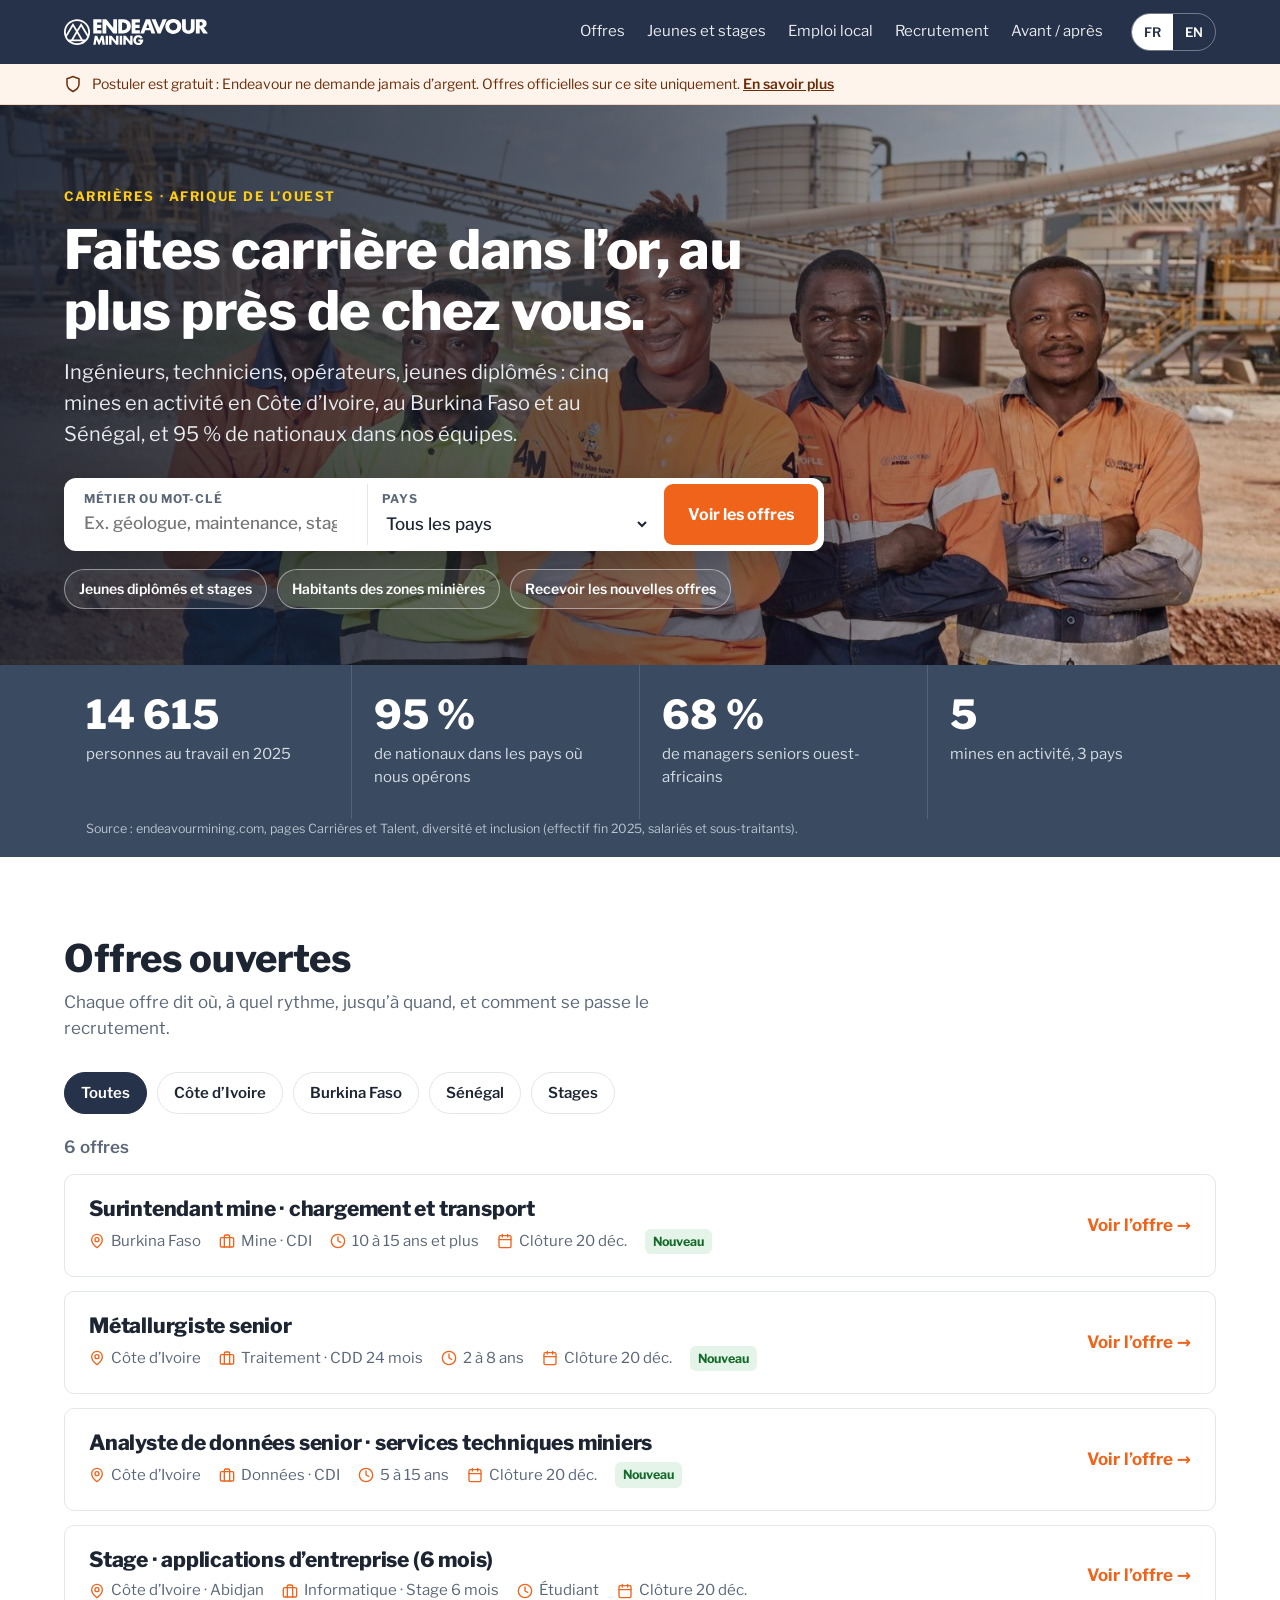
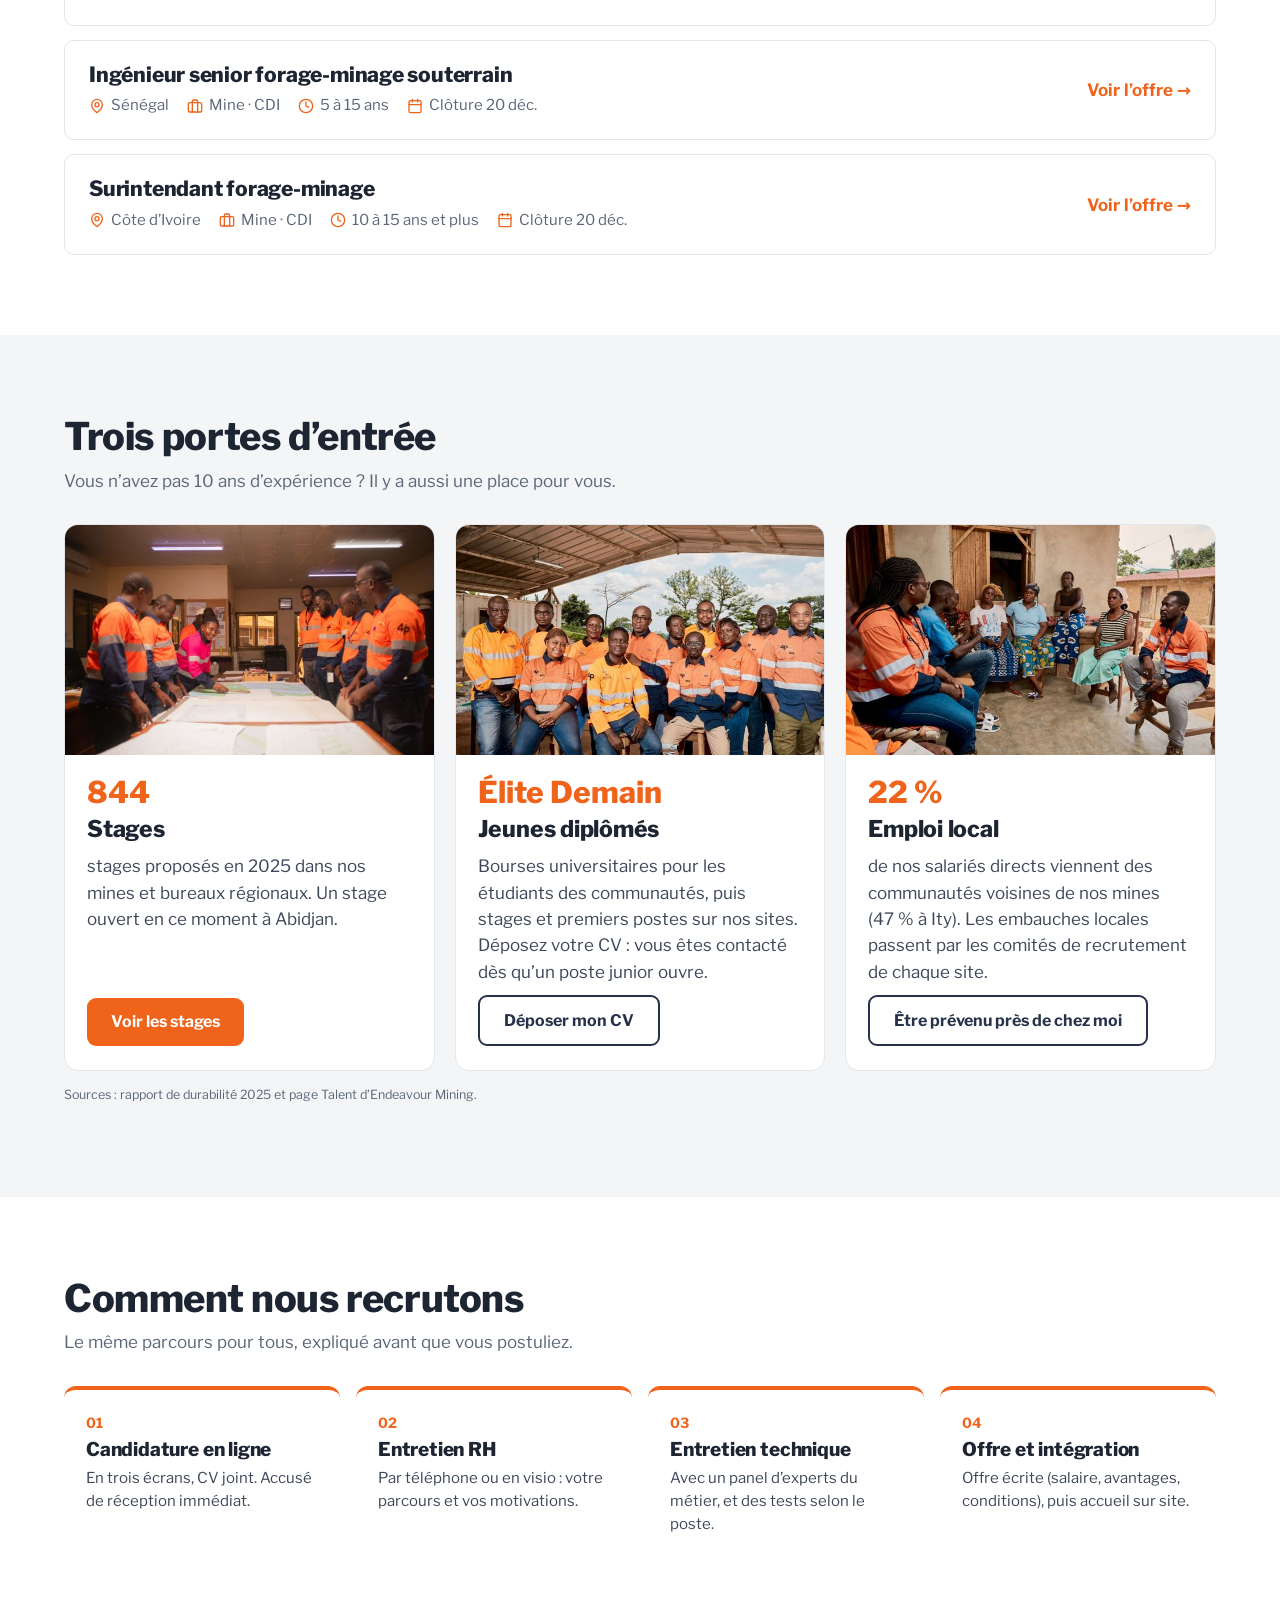
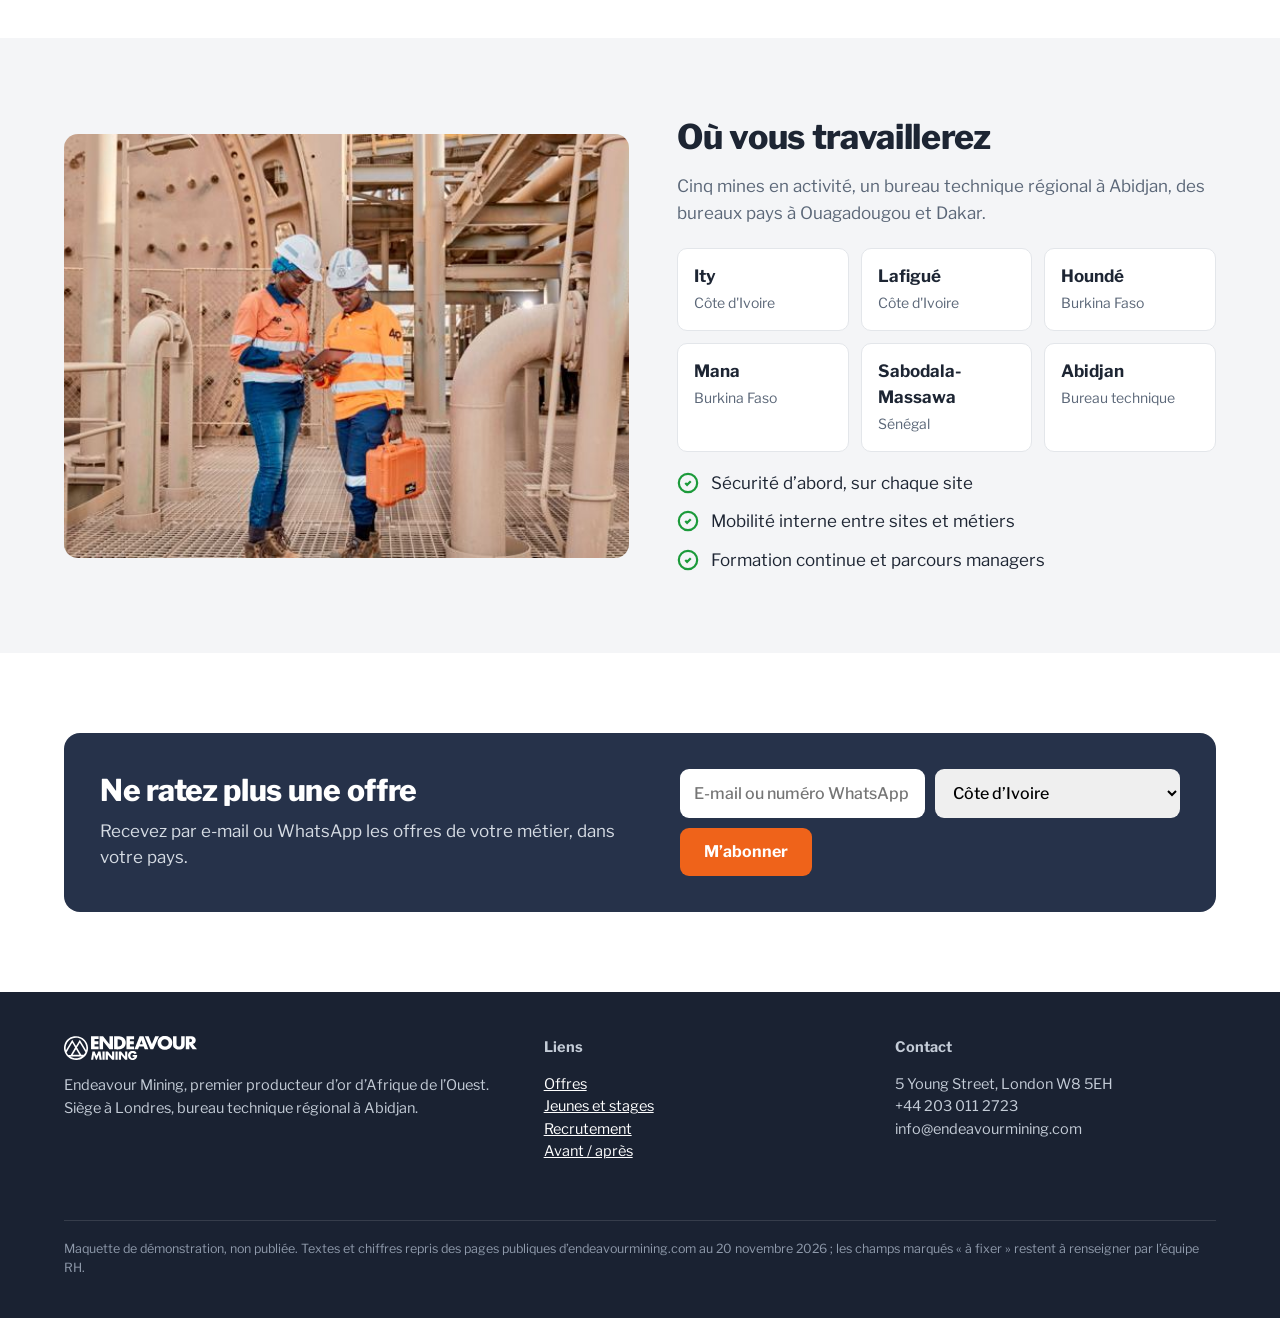
<file: index.html>
<!doctype html>
<html lang="fr"><head>
<meta charset="utf-8"><meta name="viewport" content="width=device-width,initial-scale=1,viewport-fit=cover">
<meta name="robots" content="noindex,nofollow">
<title>Carrières · Endeavour Mining</title>
<link rel="preconnect" href="https://fonts.googleapis.com"><link rel="preconnect" href="https://fonts.gstatic.com" crossorigin>
<link href="https://fonts.googleapis.com/css2?family=Libre+Franklin:wght@400;500;600;700;800&display=swap" rel="stylesheet">
<link rel="icon" href="img/logo.svg"><link rel="stylesheet" href="style.css?v=2">
<link rel="preload" as="image" href="img/hero.jpg">
</head><body>
<header class="top"><div class="wrap">
 <a class="logo" data-keep href="index.html"><img src="img/logo-blanc.svg" alt="Endeavour Mining"></a>
 <nav><a href="#offres" data-i="nav_jobs"></a><a href="#entrees" data-i="nav_young"></a><a href="#entrees" data-i="nav_local"></a><a href="#recrutement" data-i="nav_how"></a><a data-keep href="avant-apres.html" data-i="nav_ba"></a></nav>
 <div class="lang" role="group" aria-label="Langue"><button data-l="fr">FR</button><button data-l="en">EN</button></div>
</div></header>
<div class="trust"><div class="wrap"><svg width="18" height="18" viewBox="0 0 24 24" fill="none" stroke="currentColor" stroke-width="2"><path d="M12 22s8-4 8-10V5l-8-3-8 3v7c0 6 8 10 8 10Z"/></svg><span><span data-i="trust"></span> <a href="https://www.endeavourmining.com/fraud-and-impersonation-warning" target="_blank" rel="noopener" data-i="trust_more"></a></span></div></div>

<section class="hero" style="padding:0">
 <picture><source media="(max-width:700px)" srcset="img/hero-s.jpg"><img class="bg" src="img/hero.jpg" alt=""></picture>
 <div class="wrap">
  <span class="eyebrow" data-i="eyebrow"></span>
  <h1 data-i="h1"></h1>
  <p class="lead" data-i="lead"></p>
  <form class="search" id="searchf" role="search">
   <label><span data-i="s_kw"></span><input type="search" data-ph="s_kw_ph" aria-label="mot-clé"></label>
   <label><span data-i="s_pays"></span><select aria-label="pays"></select></label>
   <button class="btn" type="submit" data-i="s_go"></button>
  </form>
  <div class="quick"><a href="#entrees" data-stages data-i="q_young"></a><a href="#entrees" data-i="q_local"></a><a href="#alerte" data-i="q_alert"></a></div>
 </div>
</section>

<div class="stats"><div class="wrap">
 <div class="stat"><b>14&nbsp;615</b><span data-i="st1"></span></div>
 <div class="stat"><b>95&nbsp;%</b><span data-i="st2"></span></div>
 <div class="stat"><b>68&nbsp;%</b><span data-i="st3"></span></div>
 <div class="stat"><b>5</b><span data-i="st4"></span></div>
</div><div class="wrap srcw"><p class="src" data-i="st_src"></p></div></div>

<section id="offres"><div class="wrap">
 <div class="sec-h"><div><h2 data-i="jobs_h"></h2><p data-i="jobs_p"></p></div></div>
 <div class="filters"><button class="chip on" data-f="all" data-i="f_all"></button><button class="chip" data-f="CI" data-i="f_CI"></button><button class="chip" data-f="BF" data-i="f_BF"></button><button class="chip" data-f="SN" data-i="f_SN"></button><button class="chip" data-f="stage" data-i="f_stage"></button></div>
 <p class="count" id="count"></p>
 <div class="jobs" id="jobs"></div>
</div></section>

<section id="entrees" class="pale"><div class="wrap">
 <div class="sec-h"><div><h2 data-i="doors_h"></h2><p data-i="doors_p"></p></div></div>
 <div class="doors">
  <div class="door"><img src="img/jeunes-s.jpg" alt="" loading="lazy"><div class="in"><span class="k" data-i="d1_k"></span><h3 data-i="d1_h"></h3><p data-i="d1_p"></p><a class="btn" href="#offres" data-stages data-i="d1_b"></a></div></div>
  <div class="door"><img src="img/equipe-s.jpg" alt="" loading="lazy"><div class="in"><span class="k" data-i="d2_k"></span><h3 data-i="d2_h"></h3><p data-i="d2_p"></p><a class="btn ghost" href="#alerte" data-i="d2_b"></a></div></div>
  <div class="door"><img src="img/local-s.jpg" alt="" loading="lazy"><div class="in"><span class="k" data-i="d3_k"></span><h3 data-i="d3_h"></h3><p data-i="d3_p"></p><a class="btn ghost" href="#alerte" data-i="d3_b"></a></div></div>
 </div>
 <p class="src" style="margin-top:14px" data-i="d_src"></p>
</div></section>

<section id="recrutement"><div class="wrap">
 <div class="sec-h"><div><h2 data-i="how_h"></h2><p data-i="how_p"></p></div></div>
 <div class="steps">
  <div class="step"><b>01</b><h3 data-i="p1_h"></h3><p data-i="p1_p"></p></div>
  <div class="step"><b>02</b><h3 data-i="p2_h"></h3><p data-i="p2_p"></p></div>
  <div class="step"><b>03</b><h3 data-i="p3_h"></h3><p data-i="p3_p"></p></div>
  <div class="step"><b>04</b><h3 data-i="p4_h"></h3><p data-i="p4_p"></p></div>
 </div>
</div></section>

<section class="pale"><div class="wrap split">
 <img src="img/usine-s.jpg" srcset="img/usine-s.jpg 720w, img/usine.jpg 1600w" sizes="(max-width:980px) 100vw, 600px" alt="" loading="lazy">
 <div>
  <h2 style="font-size:34px" data-i="where_h"></h2>
  <p style="color:var(--grey)" data-i="where_p"></p>
  <div class="mines">
   <div class="mine"><b>Ity</b><span>Côte d'Ivoire</span></div>
   <div class="mine"><b>Lafigué</b><span>Côte d'Ivoire</span></div>
   <div class="mine"><b>Houndé</b><span>Burkina Faso</span></div>
   <div class="mine"><b>Mana</b><span>Burkina Faso</span></div>
   <div class="mine"><b>Sabodala-Massawa</b><span>Sénégal</span></div>
   <div class="mine"><b>Abidjan</b><span>Bureau technique</span></div>
  </div>
  <ul>
   <li><svg width="22" height="22" viewBox="0 0 24 24" fill="none" stroke="currentColor" stroke-width="2.4"><circle cx="12" cy="12" r="10"/><path d="m9 12 2 2 4-4"/></svg><span data-i="w1"></span></li>
   <li><svg width="22" height="22" viewBox="0 0 24 24" fill="none" stroke="currentColor" stroke-width="2.4"><circle cx="12" cy="12" r="10"/><path d="m9 12 2 2 4-4"/></svg><span data-i="w2"></span></li>
   <li><svg width="22" height="22" viewBox="0 0 24 24" fill="none" stroke="currentColor" stroke-width="2.4"><circle cx="12" cy="12" r="10"/><path d="m9 12 2 2 4-4"/></svg><span data-i="w3"></span></li>
  </ul>
 </div>
</div></section>

<section id="alerte"><div class="wrap">
 <div class="alert">
  <div><h2 data-i="alert_h"></h2><p data-i="alert_p"></p></div>
  <div><form id="alertf"><input data-ph="a_contact" aria-label="contact"><select aria-label="pays"></select><button class="btn" type="submit" data-i="a_go"></button></form><div class="ok" id="aok" data-i="a_ok"></div></div>
 </div>
</div></section>

<footer><div class="wrap">
 <div><img src="img/logo-blanc.svg" alt="Endeavour Mining"><p data-i="ft_about"></p></div>
 <div><b data-i="ft_links"></b><p><a href="#offres" data-i="nav_jobs"></a><br><a href="#entrees" data-i="nav_young"></a><br><a href="#recrutement" data-i="nav_how"></a><br><a data-keep href="avant-apres.html" data-i="nav_ba"></a></p></div>
 <div><b data-i="ft_contact"></b><p>5 Young Street, London W8 5EH<br>+44 203 011 2723<br>info@endeavourmining.com</p></div>
 <p class="fine" data-i="ft_fine"></p>
</div></footer>
<script src="data.js?v=1"></script><script src="app.js?v=1"></script>
</body></html>
</file>
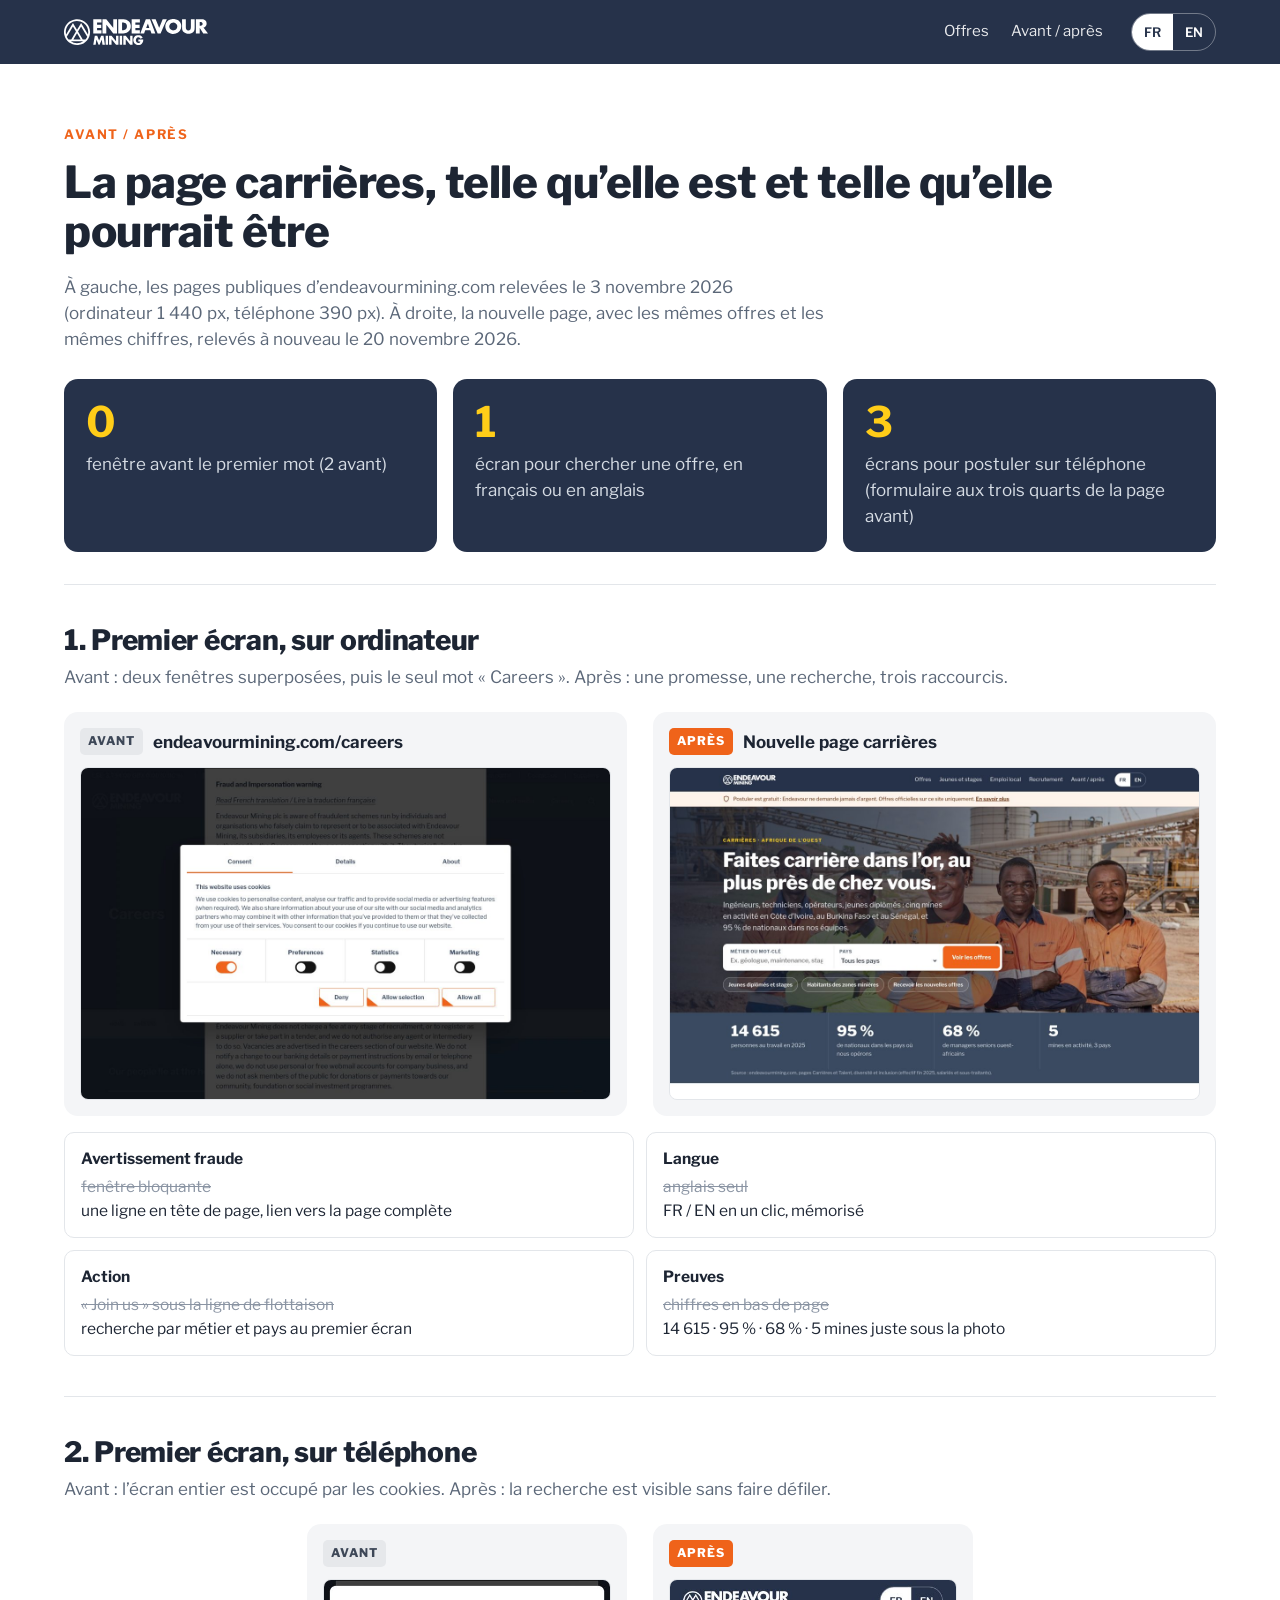
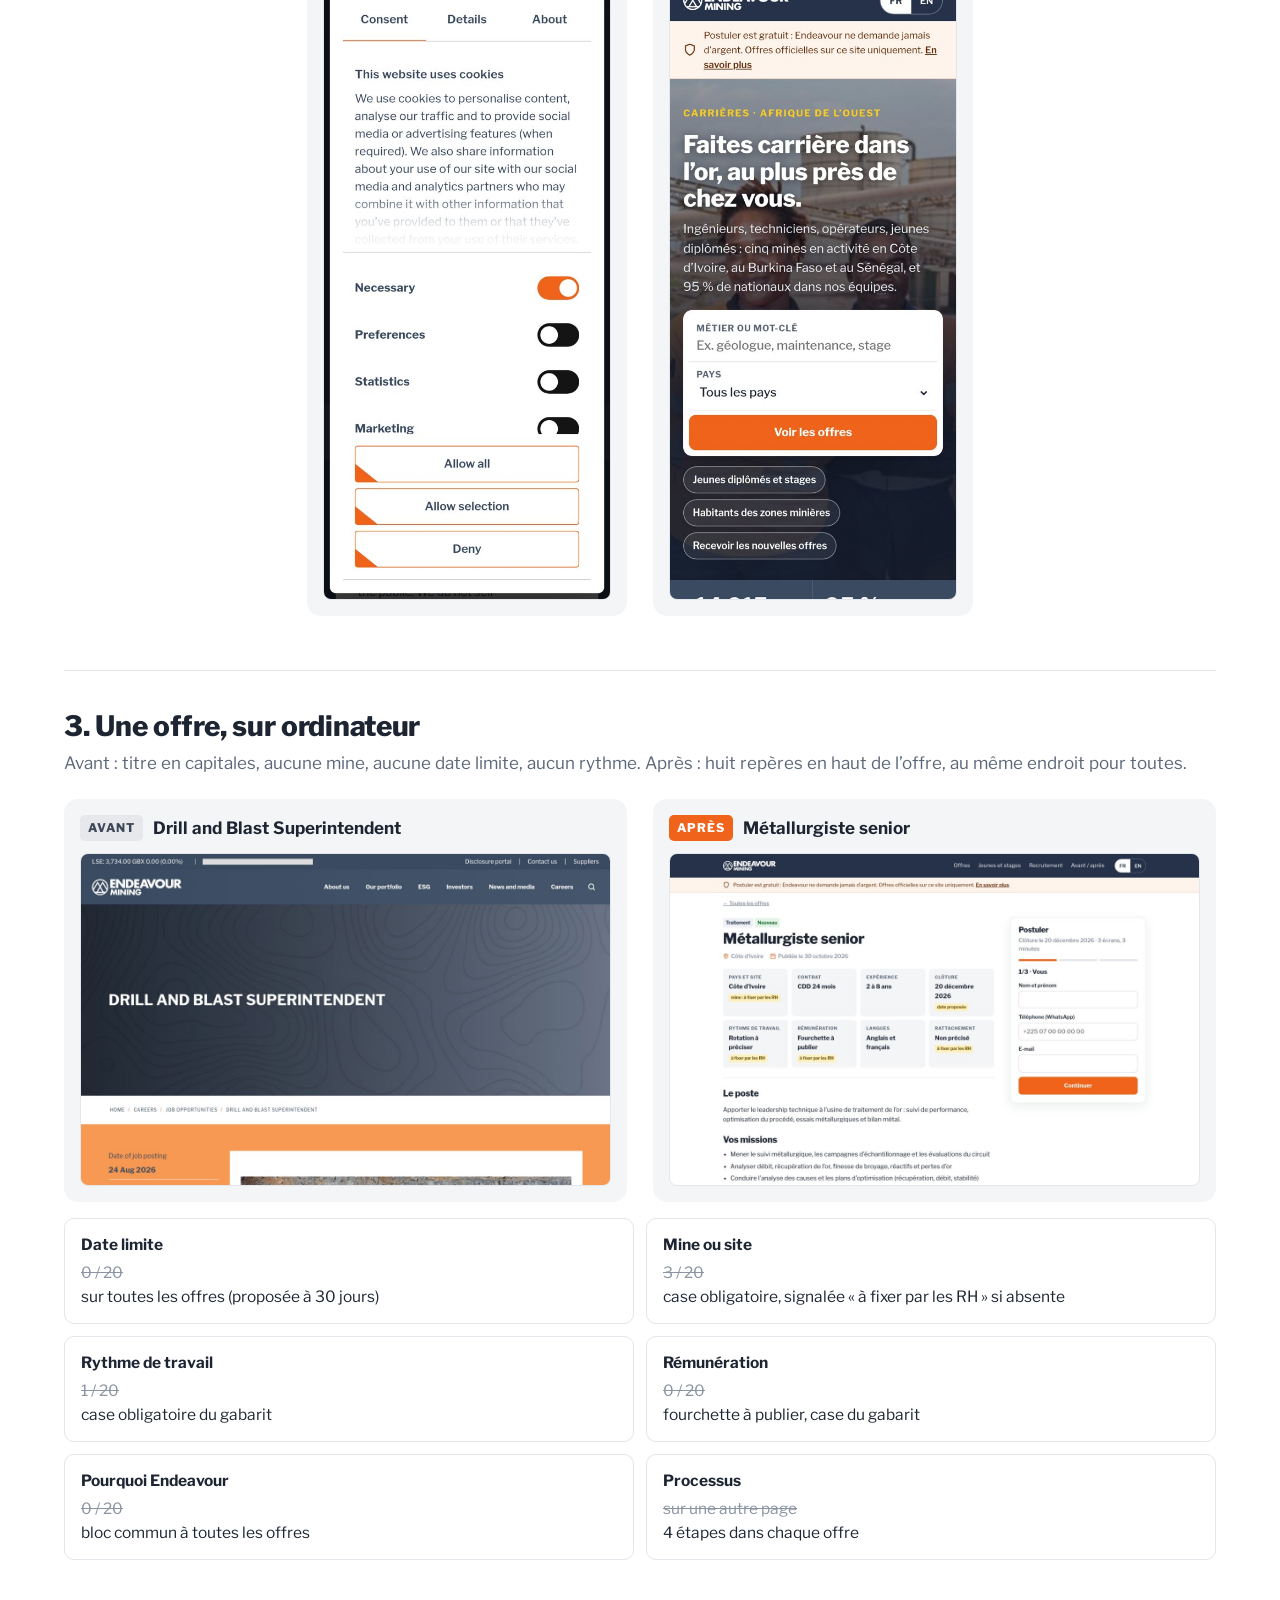
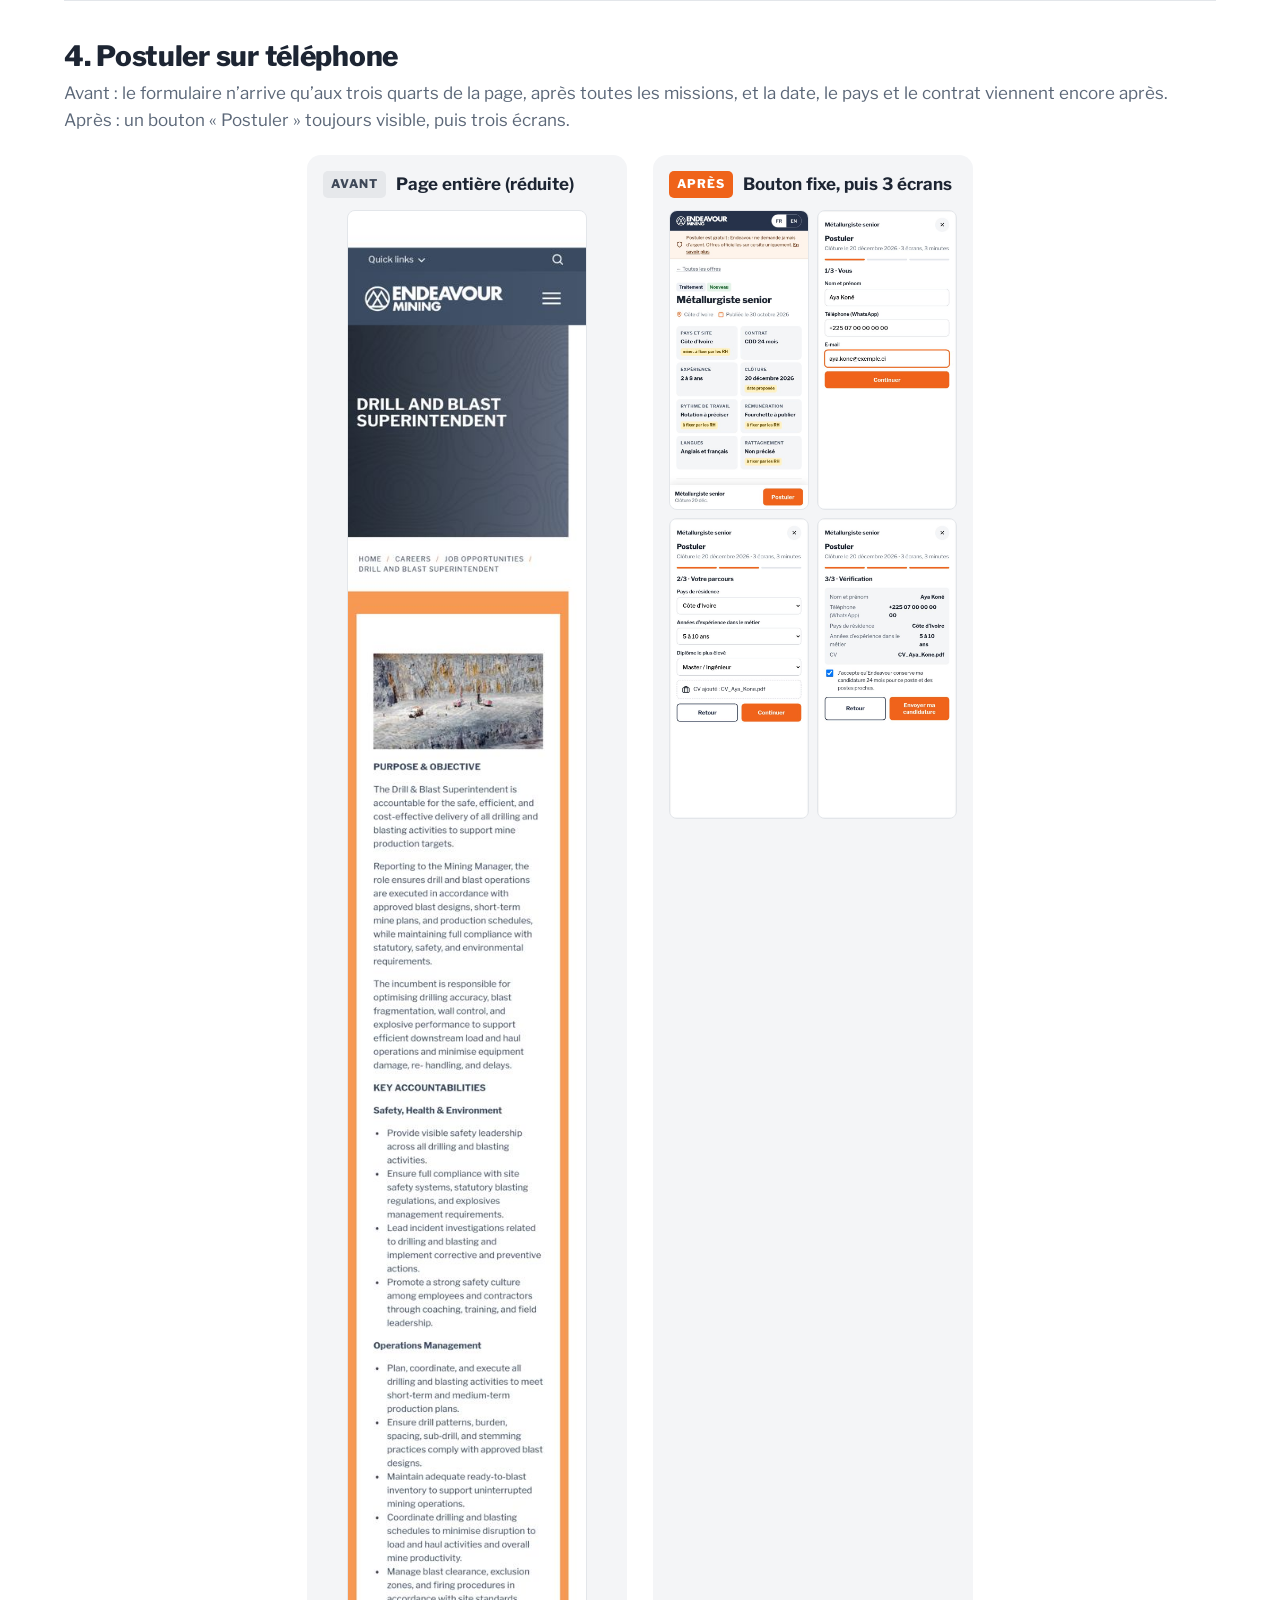
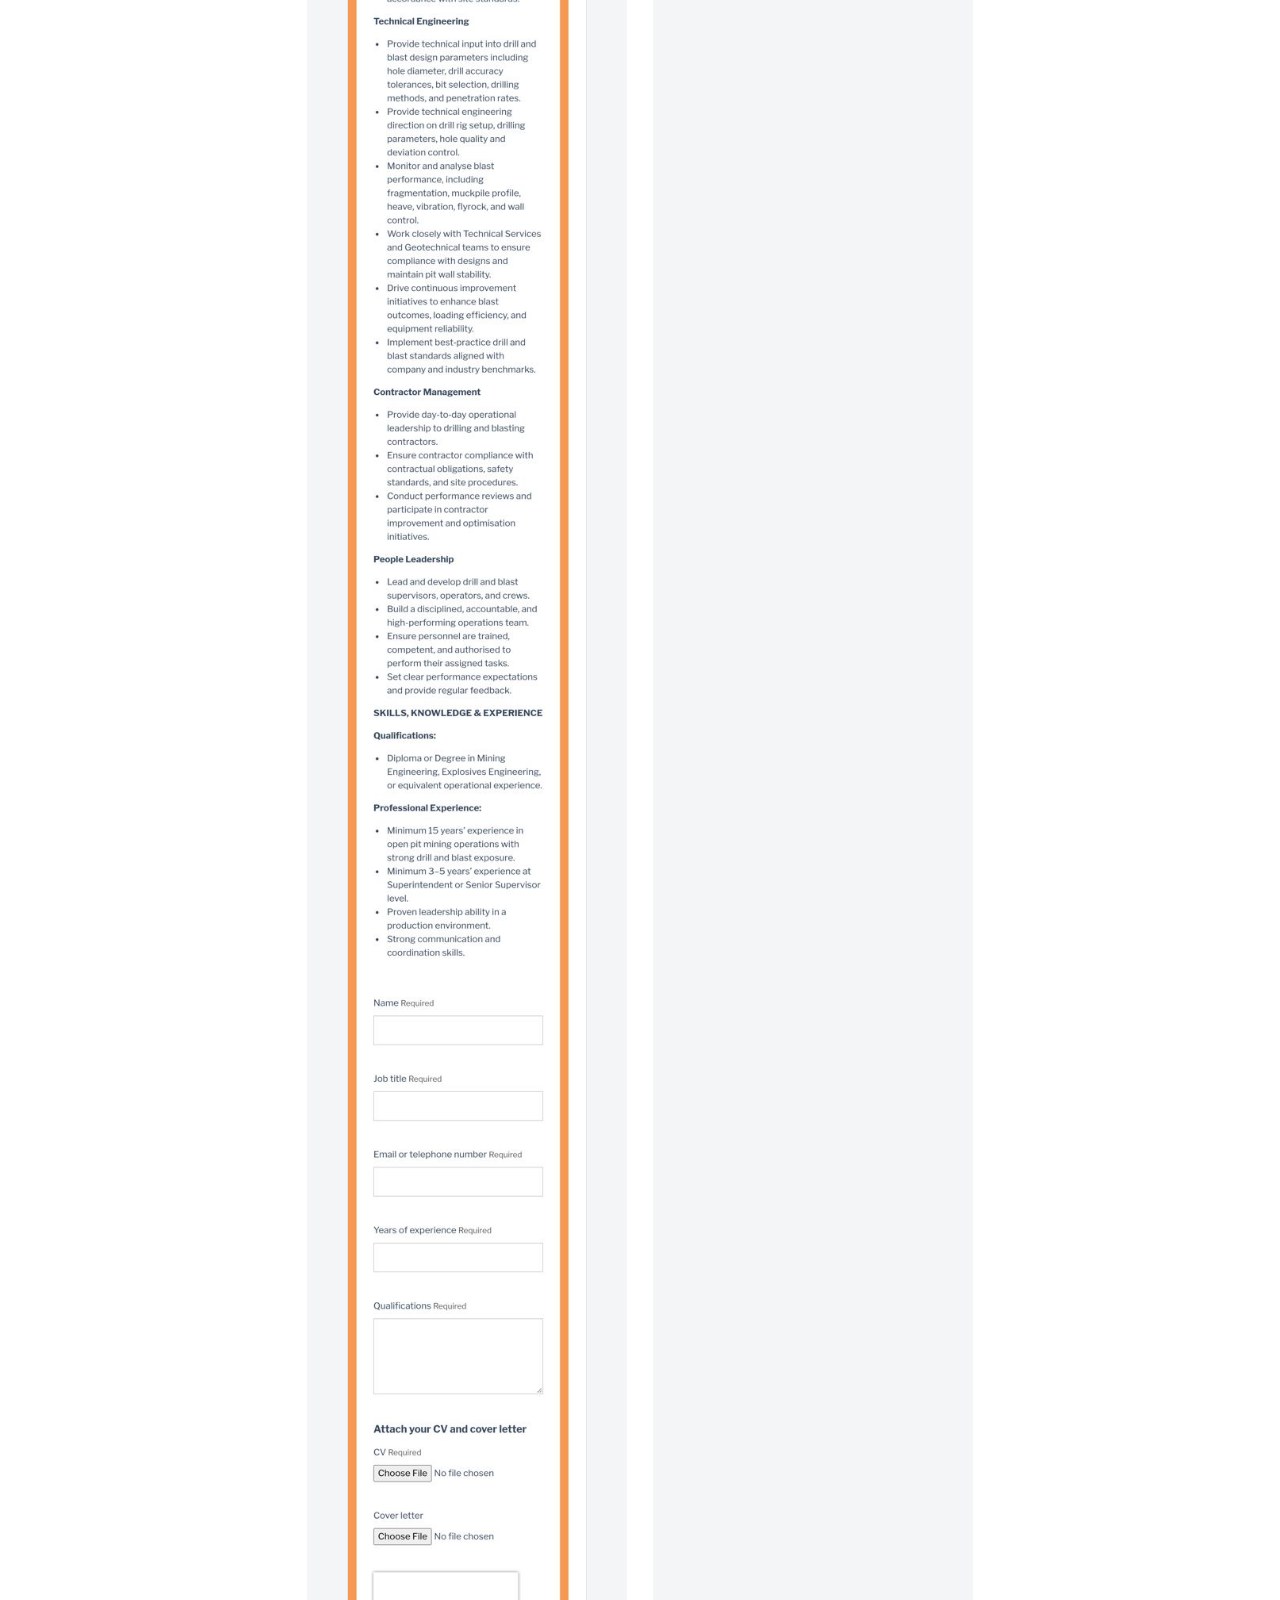
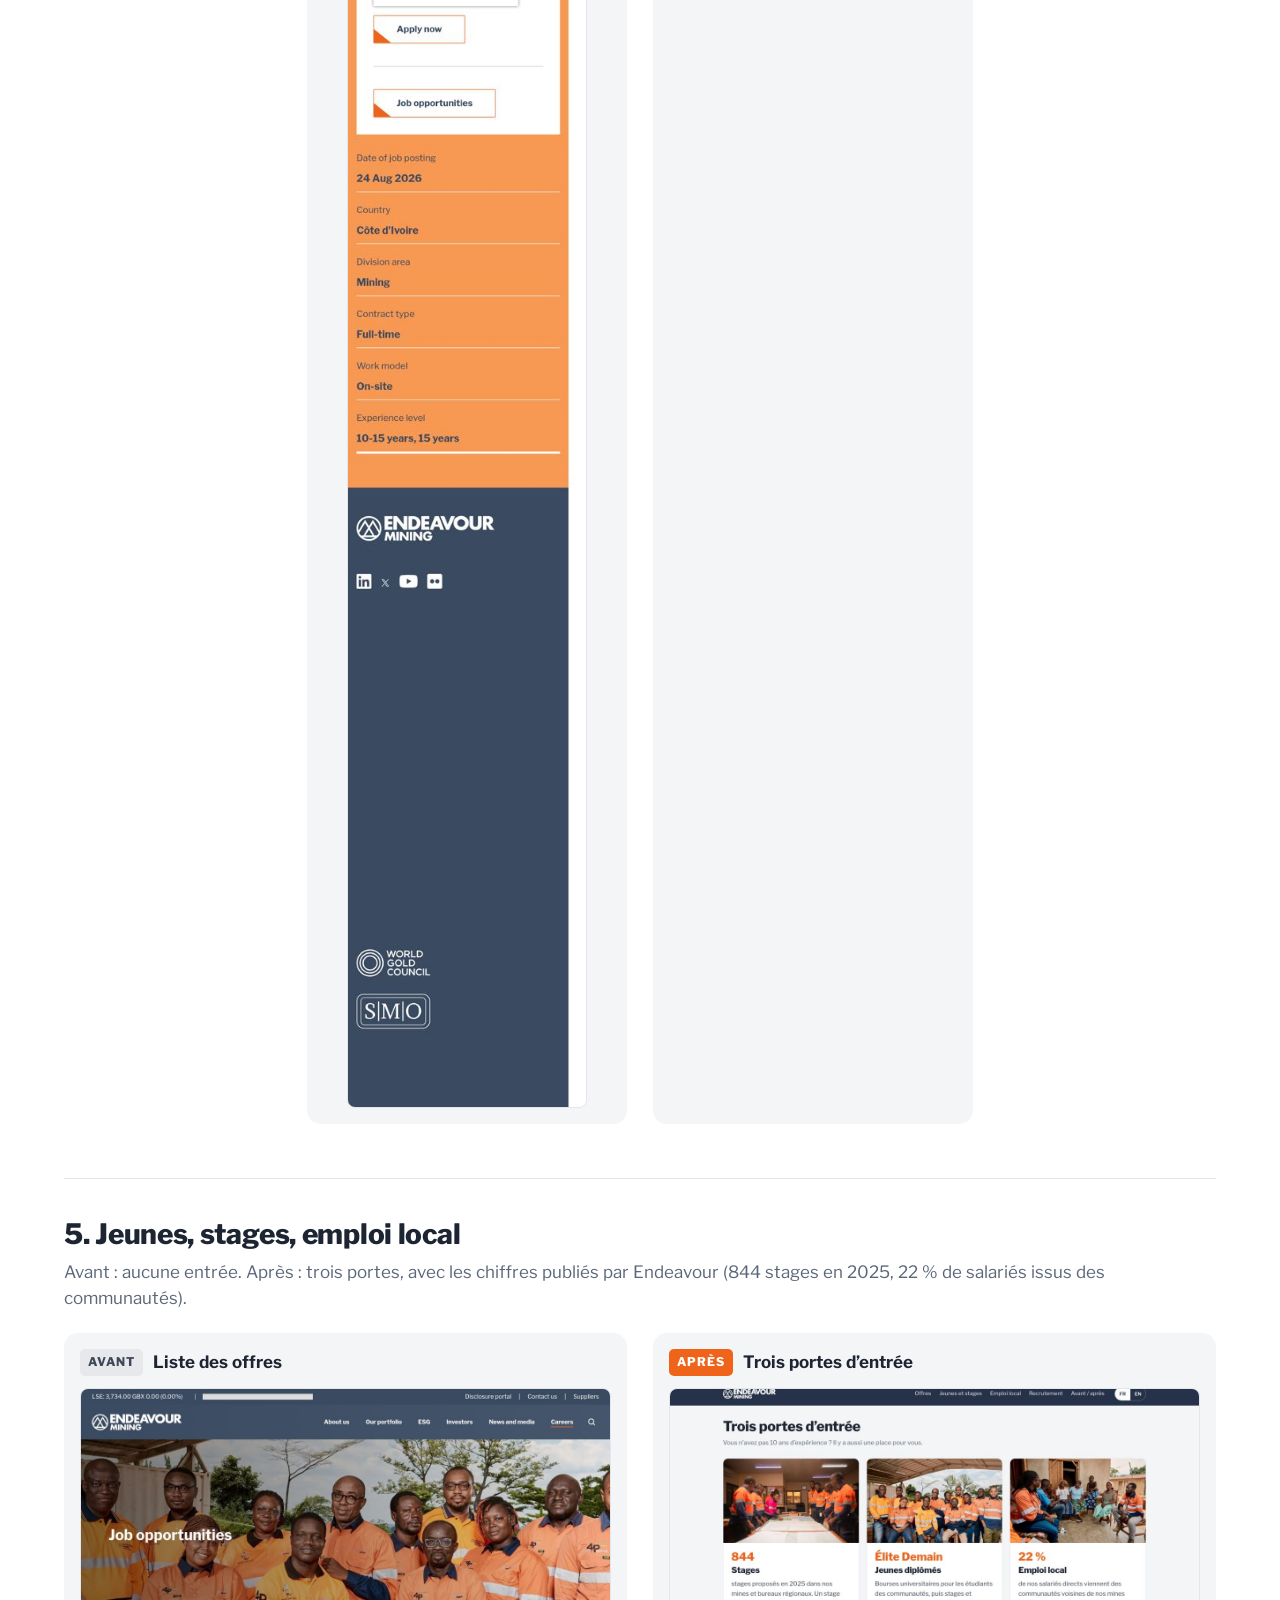
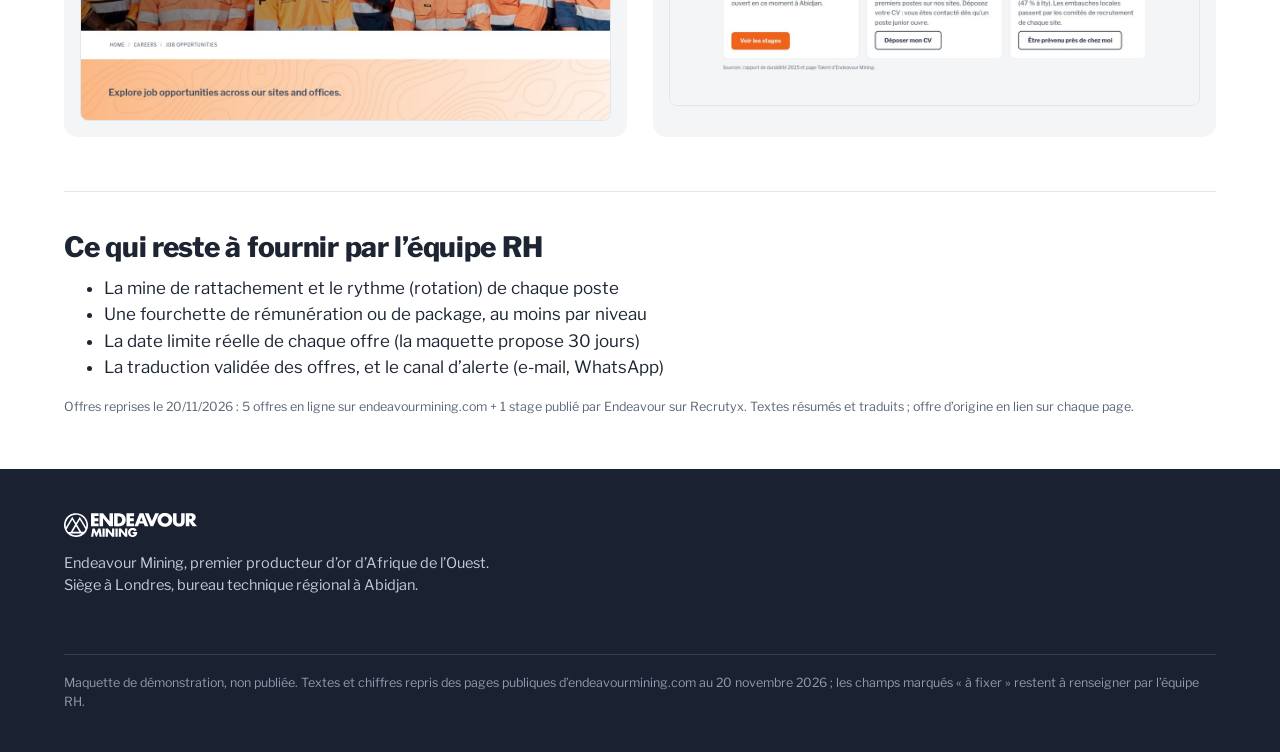
<file: avant-apres.html>
<!doctype html>
<html lang="fr"><head>
<meta charset="utf-8"><meta name="viewport" content="width=device-width,initial-scale=1,viewport-fit=cover">
<meta name="robots" content="noindex,nofollow">
<title>Avant / après · Carrières Endeavour Mining</title>
<link rel="preconnect" href="https://fonts.googleapis.com"><link rel="preconnect" href="https://fonts.gstatic.com" crossorigin>
<link href="https://fonts.googleapis.com/css2?family=Libre+Franklin:wght@400;500;600;700;800&display=swap" rel="stylesheet">
<link rel="icon" href="img/logo.svg"><link rel="stylesheet" href="style.css?v=3">
</head><body>
<header class="top"><div class="wrap">
 <a class="logo" data-keep href="index.html"><img src="img/logo-blanc.svg" alt="Endeavour Mining"></a>
 <nav><a data-keep href="index.html" data-i="nav_jobs"></a><a data-keep href="avant-apres.html" data-i="nav_ba"></a></nav>
 <div class="lang" role="group" aria-label="Langue"><button data-l="fr">FR</button><button data-l="en">EN</button></div>
</div></header>
<main class="wrap" id="ba"></main>
<footer><div class="wrap">
 <div><img src="img/logo-blanc.svg" alt="Endeavour Mining"><p data-i="ft_about"></p></div>
 <div></div><div></div>
 <p class="fine" data-i="ft_fine"></p>
</div></footer>
<script src="data.js?v=1"></script>
<script>
window.renderBA=function(){
 var L=EDV.L(), fr=L==='fr';
 var A=function(f,t,c){return '<figure><figcaption><span class="lbl av">'+(fr?'Avant':'Before')+'</span>'+t+'</figcaption><img src="img/avant/'+f+'" alt=""'+(f.indexOf('full')>0?' style="max-width:240px;margin:0 auto;display:block"':'')+'>'+(c?'<p class="src" style="margin:10px 0 0">'+c+'</p>':'')+'</figure>'};
 var P=function(f,t,c){return '<figure><figcaption><span class="lbl ap">'+(fr?'Après':'After')+'</span>'+t+'</figcaption><img src="img/apres/'+f+'" alt="">'+(c?'<p class="src" style="margin:10px 0 0">'+c+'</p>':'')+'</figure>'};
 var X=function(rows){return '<div class="fix">'+rows.map(function(r){return '<div><b>'+r[0]+'</b><s>'+r[1]+'</s><br>'+r[2]+'</div>'}).join('')+'</div>'};
 var S=function(h,p,pair,fix,mob){return '<div class="ba-sec"><h2>'+h+'</h2><p style="color:var(--grey);margin:8px 0 0">'+p+'</p><div class="pair'+(mob?' mob':'')+'">'+pair+'</div>'+(fix||'')+'</div>'};
 document.getElementById('ba').innerHTML=
 '<div class="ba-head"><span class="eyebrow" style="color:var(--orange)">'+(fr?'Avant / après':'Before / after')+'</span><h1>'+(fr?'La page carrières, telle qu\u2019elle est et telle qu\u2019elle pourrait être':'The careers page, as it is and as it could be')+'</h1>'+
 '<p>'+(fr?'À gauche, les pages publiques d\u2019endeavourmining.com relevées le 3 novembre 2026 (ordinateur 1 440 px, téléphone 390 px). À droite, la nouvelle page, avec les mêmes offres et les mêmes chiffres, relevés à nouveau le 20 novembre 2026.':'Left: public pages of endeavourmining.com captured on 3 November 2026 (desktop 1,440 px, phone 390 px). Right: the new page, with the same jobs and figures, re-checked on 20 November 2026.')+'</p>'+
 '<div class="big3"><div><b>0</b><span>'+(fr?'fenêtre avant le premier mot (2 avant)':'pop-ups before the first word (2 before)')+'</span></div><div><b>1</b><span>'+(fr?'écran pour chercher une offre, en français ou en anglais':'screen to search for a job, in French or English')+'</span></div><div><b>3</b><span>'+(fr?'écrans pour postuler sur téléphone (formulaire aux trois quarts de la page avant)':'screens to apply on a phone (form three quarters down the page before)')+'</span></div></div></div>'+
 S(fr?'1. Premier écran, sur ordinateur':'1. First screen, desktop', fr?'Avant : deux fenêtres superposées, puis le seul mot « Careers ». Après : une promesse, une recherche, trois raccourcis.':'Before: two stacked pop-ups, then just the word \u201cCareers\u201d. After: a promise, a search box, three shortcuts.',
   A('careers_desk_first.jpg', fr?'endeavourmining.com/careers':'endeavourmining.com/careers')+P('ordi_accueil_fr.jpg', fr?'Nouvelle page carrières':'New careers page'),
   X([[fr?'Avertissement fraude':'Fraud warning', fr?'fenêtre bloquante':'blocking pop-up', fr?'une ligne en tête de page, lien vers la page complète':'one line at the top, linked to the full page'],[fr?'Langue':'Language', fr?'anglais seul':'English only', fr?'FR / EN en un clic, mémorisé':'FR / EN in one click, remembered'],[fr?'Action':'Action', fr?'« Join us » sous la ligne de flottaison':'\u201cJoin us\u201d below the fold', fr?'recherche par métier et pays au premier écran':'search by role and country on the first screen'],[fr?'Preuves':'Proof', fr?'chiffres en bas de page':'figures far down the page', fr?'14 615 · 95 % · 68 % · 5 mines juste sous la photo':'14,615 · 95% · 68% · 5 mines right under the photo']]))+
 S(fr?'2. Premier écran, sur téléphone':'2. First screen, phone', fr?'Avant : l\u2019écran entier est occupé par les cookies. Après : la recherche est visible sans faire défiler.':'Before: the whole screen is cookie settings. After: search is visible without scrolling.',
   A('careers_mob_first.jpg','')+P('tel_accueil_fr.jpg',''), '', true)+
 S(fr?'3. Une offre, sur ordinateur':'3. A job posting, desktop', fr?'Avant : titre en capitales, aucune mine, aucune date limite, aucun rythme. Après : huit repères en haut de l\u2019offre, au même endroit pour toutes.':'Before: all-caps title, no mine, no closing date, no roster. After: eight key facts at the top, in the same place for every job.',
   A('job_db_desk_first.jpg','Drill and Blast Superintendent')+P('ordi_offre.jpg', fr?'Métallurgiste senior':'Senior Metallurgist'),
   X([[fr?'Date limite':'Closing date', '0 / 20', fr?'sur toutes les offres (proposée à 30 jours)':'on every job (proposed at 30 days)'],[fr?'Mine ou site':'Mine or site', '3 / 20', fr?'case obligatoire, signalée « à fixer par les RH » si absente':'mandatory field, flagged \u201cto be set by HR\u201d if missing'],[fr?'Rythme de travail':'Roster', '1 / 20', fr?'case obligatoire du gabarit':'mandatory template field'],[fr?'Rémunération':'Pay', '0 / 20', fr?'fourchette à publier, case du gabarit':'range to be published, template field'],[fr?'Pourquoi Endeavour':'Why Endeavour', '0 / 20', fr?'bloc commun à toutes les offres':'shared block on every job'],[fr?'Processus':'Process', fr?'sur une autre page':'on another page', fr?'4 étapes dans chaque offre':'4 steps inside every job']]))+
 S(fr?'4. Postuler sur téléphone':'4. Applying on a phone', fr?'Avant : le formulaire n\u2019arrive qu\u2019aux trois quarts de la page, après toutes les missions, et la date, le pays et le contrat viennent encore après. Après : un bouton « Postuler » toujours visible, puis trois écrans.':'Before: the form only starts three quarters of the way down, after every duty, with date, country and contract even further down. After: an always-visible Apply button, then three screens.',
   A('job_db_mob_full.jpg', fr?'Page entière (réduite)':'Full page (scaled)')+'<figure><figcaption><span class="lbl ap">'+(fr?'Après':'After')+'</span>'+(fr?'Bouton fixe, puis 3 écrans':'Sticky button, then 3 screens')+'</figcaption><div style="display:grid;grid-template-columns:1fr 1fr;gap:8px"><img src="img/apres/tel_offre.jpg" alt=""><img src="img/apres/tel_form1.jpg" alt=""><img src="img/apres/tel_form2.jpg" alt=""><img src="img/apres/tel_form3.jpg" alt=""></div></figure>', '', true)+
 S(fr?'5. Jeunes, stages, emploi local':'5. Graduates, internships, local hiring', fr?'Avant : aucune entrée. Après : trois portes, avec les chiffres publiés par Endeavour (844 stages en 2025, 22 % de salariés issus des communautés).':'Before: no entry point. After: three doors, with figures published by Endeavour (844 internships in 2025, 22% of employees from host communities).',
   A('jobs_desk_first.jpg', fr?'Liste des offres':'Job list')+P('ordi_portes.jpg', fr?'Trois portes d\u2019entrée':'Three ways in'))+
 '<div class="ba-sec"><h2>'+(fr?'Ce qui reste à fournir par l\u2019équipe RH':'What the HR team still needs to provide')+'</h2><ul style="margin-top:12px">'+
 (fr?['La mine de rattachement et le rythme (rotation) de chaque poste','Une fourchette de rémunération ou de package, au moins par niveau','La date limite réelle de chaque offre (la maquette propose 30 jours)','La traduction validée des offres, et le canal d\u2019alerte (e-mail, WhatsApp)']:['The mine and roster for each role','A pay or package range, at least by level','The actual closing date for each job (mock-up proposes 30 days)','Approved translations, and the alert channel (email, WhatsApp)']).map(function(x){return '<li>'+x+'</li>'}).join('')+'</ul>'+
 '<p class="src" style="margin-top:16px">'+(fr?'Offres reprises le 20/11/2026 : 5 offres en ligne sur endeavourmining.com + 1 stage publié par Endeavour sur Recrutyx. Textes résumés et traduits ; offre d\u2019origine en lien sur chaque page.':'Jobs taken on 20/11/2026: 5 live jobs on endeavourmining.com + 1 internship posted by Endeavour on Recrutyx. Copy summarised and translated; original posting linked on each page.')+'</p></div>';
};
</script>
<script src="app.js?v=1"></script>
</body></html>
</file>
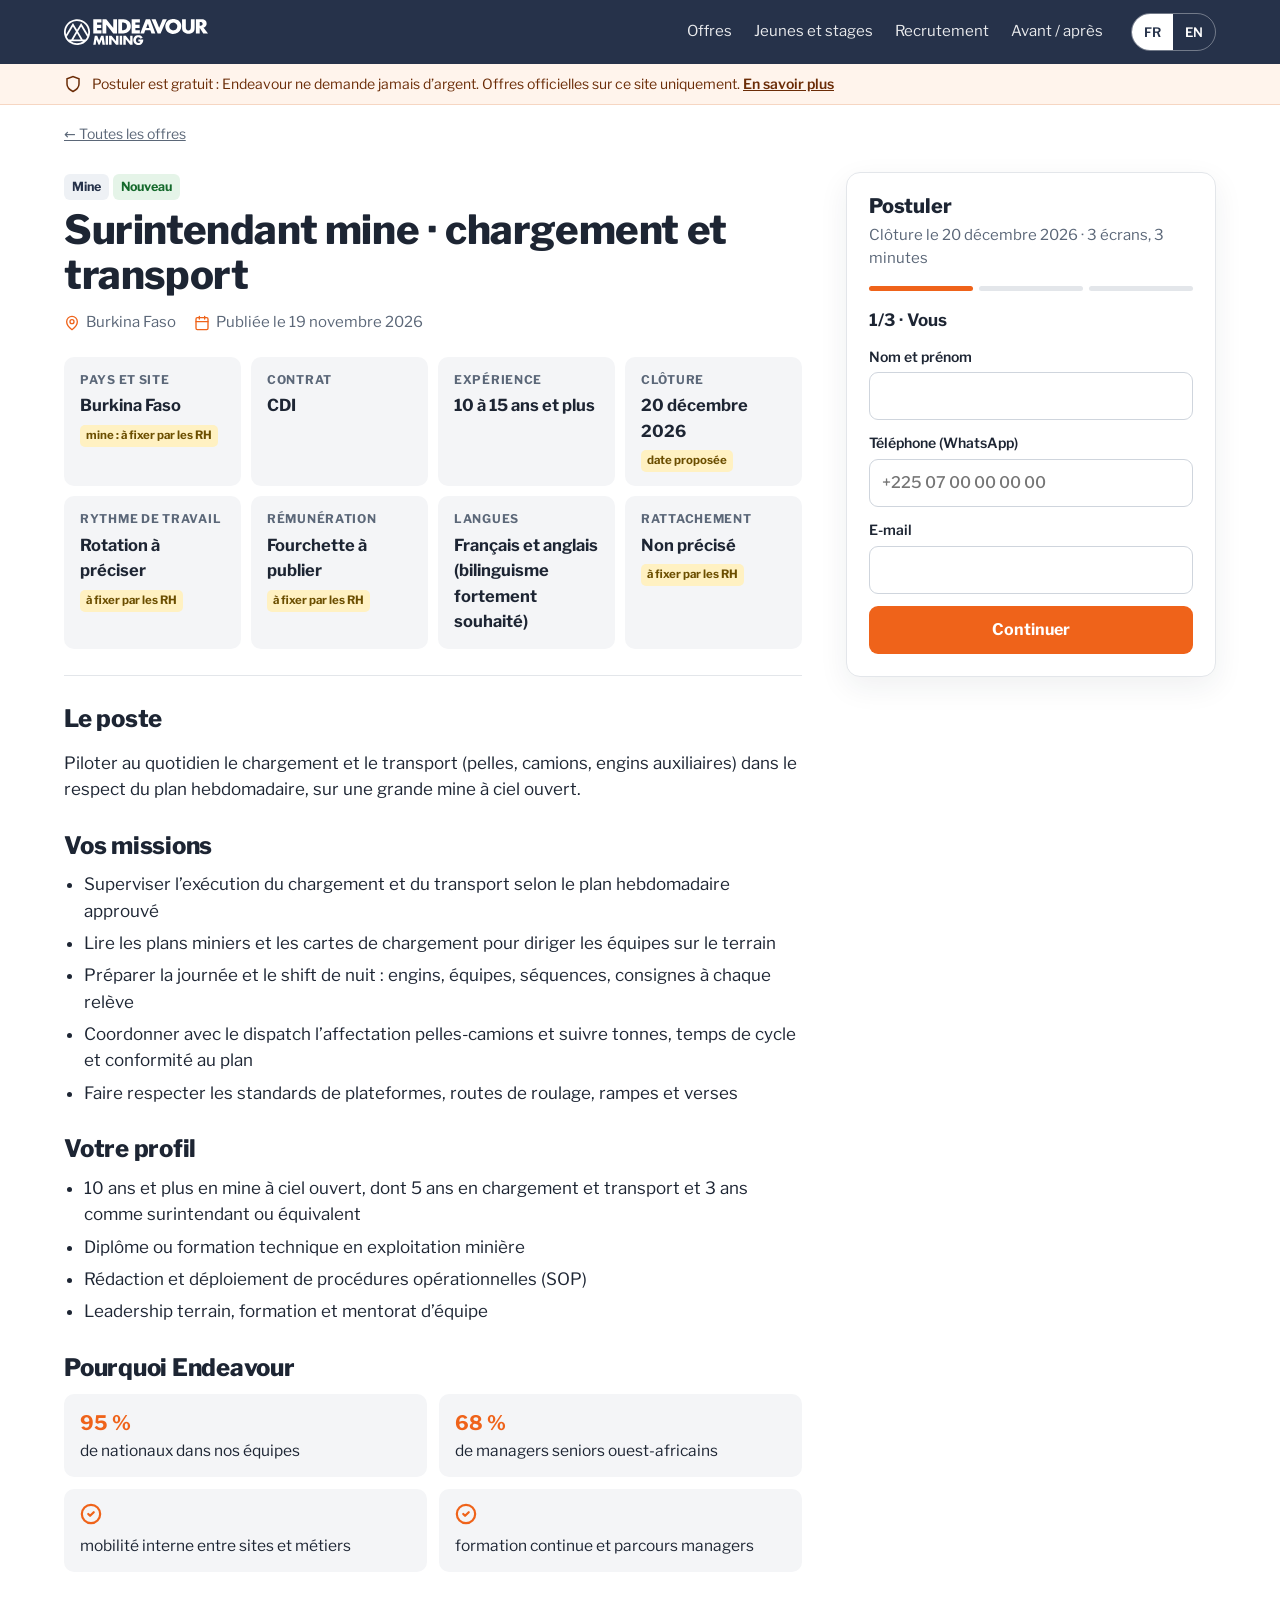
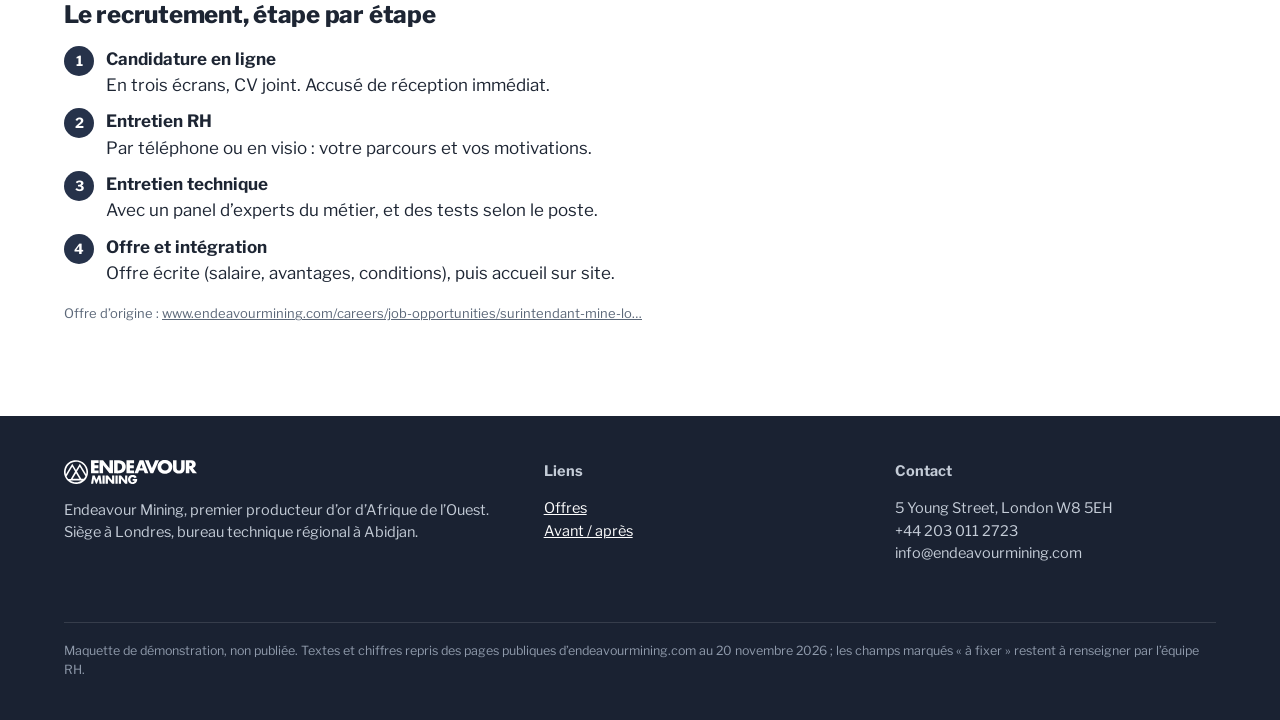
<file: offre.html>
<!doctype html>
<html lang="fr"><head>
<meta charset="utf-8"><meta name="viewport" content="width=device-width,initial-scale=1,viewport-fit=cover">
<meta name="robots" content="noindex,nofollow">
<title>Offre · Endeavour Mining</title>
<link rel="preconnect" href="https://fonts.googleapis.com"><link rel="preconnect" href="https://fonts.gstatic.com" crossorigin>
<link href="https://fonts.googleapis.com/css2?family=Libre+Franklin:wght@400;500;600;700;800&display=swap" rel="stylesheet">
<link rel="icon" href="img/logo.svg"><link rel="stylesheet" href="style.css?v=2">
</head><body>
<header class="top"><div class="wrap">
 <a class="logo" data-keep href="index.html"><img src="img/logo-blanc.svg" alt="Endeavour Mining"></a>
 <nav><a data-keep href="index.html#offres" data-i="nav_jobs"></a><a data-keep href="index.html#entrees" data-i="nav_young"></a><a data-keep href="index.html#recrutement" data-i="nav_how"></a><a data-keep href="avant-apres.html" data-i="nav_ba"></a></nav>
 <div class="lang" role="group" aria-label="Langue"><button data-l="fr">FR</button><button data-l="en">EN</button></div>
</div></header>
<div class="trust"><div class="wrap"><svg width="18" height="18" viewBox="0 0 24 24" fill="none" stroke="currentColor" stroke-width="2"><path d="M12 22s8-4 8-10V5l-8-3-8 3v7c0 6 8 10 8 10Z"/></svg><span><span data-i="trust"></span> <a href="https://www.endeavourmining.com/fraud-and-impersonation-warning" target="_blank" rel="noopener" data-i="trust_more"></a></span></div></div>
<main id="offer"></main>
<footer><div class="wrap">
 <div><img src="img/logo-blanc.svg" alt="Endeavour Mining"><p data-i="ft_about"></p></div>
 <div><b data-i="ft_links"></b><p><a data-keep href="index.html#offres" data-i="nav_jobs"></a><br><a data-keep href="avant-apres.html" data-i="nav_ba"></a></p></div>
 <div><b data-i="ft_contact"></b><p>5 Young Street, London W8 5EH<br>+44 203 011 2723<br>info@endeavourmining.com</p></div>
 <p class="fine" data-i="ft_fine"></p>
</div></footer>
<script src="data.js?v=1"></script><script src="app.js?v=1"></script>
</body></html>
</file>
<file: style.css>
:root{--steel:#3a4a60;--steel-d:#26324a;--ink:#1d2533;--orange:#ef631a;--orange-d:#c94d0e;--yellow:#ffcd18;--grey:#5b6778;--line:#e3e6ea;--pale:#f4f5f7;--white:#fff;--green:#1b9a3a;--r:10px;--max:1200px}
*{box-sizing:border-box}html{scroll-behavior:smooth}
body{margin:0;font-family:"Libre Franklin",system-ui,sans-serif;color:var(--ink);background:#fff;font-size:17px;line-height:1.55;-webkit-font-smoothing:antialiased}
img{max-width:100%;display:block}a{color:inherit}
h1,h2,h3{line-height:1.12;margin:0;font-weight:800;letter-spacing:-.01em}
.wrap{max-width:var(--max);margin:0 auto;padding:0 24px}
.demo{background:var(--yellow);color:#2a2200;font-size:13px;text-align:center;padding:6px 12px;font-weight:600}
/* en-tête */
.top{position:sticky;top:0;z-index:30;background:var(--steel-d);color:#fff}
.top .wrap{display:flex;align-items:center;gap:20px;height:64px}
.top .logo img{height:26px;width:auto}
.top nav{display:flex;gap:22px;margin-left:auto;font-size:15px}
.top nav a{text-decoration:none;opacity:.9}.top nav a:hover{opacity:1;text-decoration:underline}
.lang{display:flex;border:1px solid rgba(255,255,255,.35);border-radius:999px;overflow:hidden;margin-left:8px}
.lang button{background:none;border:0;color:#fff;font:600 13px "Libre Franklin";padding:7px 12px;cursor:pointer;min-height:36px}
.lang button.on{background:#fff;color:var(--steel-d)}
.burger{display:none}
/* avertissement fraude : une ligne, pas une fenêtre */
.trust{background:#fff4ec;color:#6b2c07;font-size:14px;border-bottom:1px solid #f6d6c2}
.trust .wrap{display:flex;gap:10px;align-items:center;padding-top:9px;padding-bottom:9px}
.trust svg{flex:0 0 18px}
.trust a{font-weight:600}
/* héros */
.hero{position:relative;color:#fff;min-height:560px;display:flex;align-items:flex-end;background:#26324a}
.hero picture,.hero>img{position:absolute;inset:0}
.hero img.bg{width:100%;height:100%;object-fit:cover;object-position:50% 35%}
.hero:after{content:"";position:absolute;inset:0;background:linear-gradient(90deg,rgba(20,28,44,.88) 0%,rgba(20,28,44,.62) 48%,rgba(20,28,44,.08) 100%)}
.hero .wrap{position:relative;z-index:2;width:100%;padding-top:72px;padding-bottom:56px}
.eyebrow{display:inline-block;font-size:13px;font-weight:700;letter-spacing:.12em;text-transform:uppercase;color:var(--yellow);margin-bottom:14px}
.hero h1{font-size:54px;max-width:720px}
.hero p.lead{font-size:20px;max-width:600px;margin:16px 0 28px;color:#e7ebf0}
.search{display:flex;gap:0;background:#fff;border-radius:12px;padding:6px;max-width:760px;box-shadow:0 12px 40px rgba(0,0,0,.25)}
.search label{flex:1;display:flex;flex-direction:column;padding:6px 14px;border-right:1px solid var(--line);min-width:0}
.search label:last-of-type{border-right:0}
.search span{font-size:12px;font-weight:700;color:var(--grey);text-transform:uppercase;letter-spacing:.06em}
.search input,.search select{border:0;font:500 17px "Libre Franklin";color:var(--ink);padding:4px 0;background:transparent;outline:none;width:100%;min-width:0}
.btn{display:inline-flex;align-items:center;justify-content:center;gap:8px;background:var(--orange);color:#fff;border:0;border-radius:9px;font:700 16px "Libre Franklin";padding:14px 24px;cursor:pointer;text-decoration:none;min-height:48px}
.btn:hover{background:var(--orange-d)}
.btn.ghost{background:transparent;color:var(--steel-d);border:2px solid var(--steel-d)}
.btn.ghost:hover{background:var(--steel-d);color:#fff}
.btn.light{background:#fff;color:var(--steel-d)}
.quick{display:flex;flex-wrap:wrap;gap:10px;margin-top:18px}
.quick a{font-size:14px;font-weight:600;color:#fff;text-decoration:none;border:1px solid rgba(255,255,255,.45);border-radius:999px;padding:8px 14px;background:rgba(255,255,255,.08)}
.quick a:hover{background:rgba(255,255,255,.2)}
/* chiffres */
.stats{background:var(--steel);color:#fff}
.stats .wrap{display:grid;grid-template-columns:repeat(4,1fr);gap:0}
.stat{padding:30px 22px;border-right:1px solid rgba(255,255,255,.14)}
.stat:last-child{border-right:0}
.stat b{display:block;font-size:40px;font-weight:800;color:#fff;line-height:1}
.stat span{display:block;font-size:15px;color:#d6dce4;margin-top:8px}
.src{font-size:12.5px;color:var(--grey)}
.stats .wrap.srcw{display:block}.stats .src{color:#b9c2ce;padding:0 22px 18px;margin:0}
.stat b{white-space:nowrap}
/* sections */
section{padding:80px 0}
.sec-h{display:flex;justify-content:space-between;align-items:flex-end;gap:24px;margin-bottom:30px}
.sec-h h2{font-size:38px}
.sec-h p{margin:10px 0 0;color:var(--grey);max-width:640px}
.pale{background:var(--pale)}
/* offres */
.filters{display:flex;flex-wrap:wrap;gap:10px;margin-bottom:20px}
.chip{border:1.5px solid var(--line);background:#fff;border-radius:999px;padding:9px 16px;font:600 15px "Libre Franklin";cursor:pointer;color:var(--ink);min-height:42px}
.chip.on{background:var(--steel-d);border-color:var(--steel-d);color:#fff}
.count{font-weight:600;color:var(--grey);margin:0 0 14px}
.jobs{display:grid;gap:14px}
.job{display:grid;grid-template-columns:1fr auto;gap:18px;align-items:center;background:#fff;border:1px solid var(--line);border-radius:var(--r);padding:22px 24px;text-decoration:none;transition:box-shadow .15s,border-color .15s}
.job:hover{border-color:var(--orange);box-shadow:0 6px 24px rgba(30,40,60,.08)}
.job h3{font-size:21px;margin-bottom:8px}
.meta{display:flex;flex-wrap:wrap;gap:8px 18px;font-size:15px;color:var(--grey)}
.meta i{font-style:normal;display:inline-flex;align-items:center;gap:6px}
.meta svg{width:16px;height:16px;flex:0 0 16px;color:var(--orange)}
.tag{display:inline-block;font-size:12.5px;font-weight:700;border-radius:6px;padding:3px 8px;background:#eef1f5;color:var(--steel-d)}
.tag.new{background:#e5f4e8;color:#14692b}
.tag.end{background:#fff1c2;color:#6b4e00}
.job .go{font-weight:700;color:var(--orange);white-space:nowrap}
.empty{padding:28px;border:1px dashed var(--line);border-radius:var(--r);text-align:center;color:var(--grey)}
/* entrées */
.doors{display:grid;grid-template-columns:repeat(3,1fr);gap:20px}
.door{background:#fff;border-radius:14px;overflow:hidden;border:1px solid var(--line);display:flex;flex-direction:column}
.door img{aspect-ratio:16/10;object-fit:cover;width:100%}
.door .in{padding:22px 22px 24px;display:flex;flex-direction:column;gap:10px;flex:1}
.door h3{font-size:23px}
.door .k{font-size:30px;font-weight:800;color:var(--orange);line-height:1}
.door p{margin:0;color:#3d4757}
.door .btn{margin-top:auto;align-self:flex-start}
/* parcours */
.steps{display:grid;grid-template-columns:repeat(4,1fr);gap:16px;counter-reset:s}
.step{background:#fff;border-radius:12px;padding:22px;border-top:4px solid var(--orange)}
.step b{display:block;font-size:14px;color:var(--orange);margin-bottom:6px}
.step h3{font-size:19px;margin-bottom:6px}
.step p{margin:0;font-size:15px;color:#3d4757}
/* bandeau image + texte */
.split{display:grid;grid-template-columns:1.05fr 1fr;gap:48px;align-items:center}
.split img{border-radius:14px;aspect-ratio:4/3;object-fit:cover;width:100%}
.split ul{padding:0;margin:18px 0 0;list-style:none;display:grid;gap:12px}
.split li{display:flex;gap:12px}
.split li svg{flex:0 0 22px;color:var(--green);margin-top:2px}
.mines{display:grid;grid-template-columns:repeat(3,1fr);gap:12px;margin-top:22px}
.mine{background:#fff;border:1px solid var(--line);border-radius:10px;padding:14px 16px}
.mine b{display:block}.mine span{font-size:14px;color:var(--grey)}
/* alerte */
.alert{background:var(--steel-d);color:#fff;border-radius:16px;padding:36px;display:grid;grid-template-columns:1.1fr 1fr;gap:30px;align-items:center}
.alert h2{font-size:30px}
.alert p{color:#d6dce4;margin:10px 0 0}
.alert form{display:flex;gap:10px;flex-wrap:wrap}
.alert input,.alert select{flex:1 1 200px;border:0;border-radius:9px;padding:14px;font:500 16px "Libre Franklin";min-height:48px}
.ok{display:none;background:#e5f4e8;color:#14692b;border-radius:9px;padding:12px 14px;font-weight:600;margin-top:10px}
/* pied */
footer{background:#1a2232;color:#c4ccd7;font-size:14.5px;padding:44px 0 28px}
footer .wrap{display:grid;grid-template-columns:1.4fr 1fr 1fr;gap:30px}
footer img{height:24px;width:auto;margin-bottom:14px}
footer a{color:#fff}
footer .fine{grid-column:1/-1;border-top:1px solid rgba(255,255,255,.12);padding-top:18px;font-size:12.5px;color:#8f9aab}
/* page offre */
.crumb{font-size:14px;color:var(--grey);padding:18px 0 0}
.crumb a{color:var(--grey)}
.ohead{padding:22px 0 26px;border-bottom:1px solid var(--line)}
.ohead h1{font-size:40px;margin:8px 0 14px}
.facts{display:grid;grid-template-columns:repeat(4,minmax(0,1fr));gap:10px;margin-top:22px}
.fact{background:var(--pale);border-radius:10px;padding:14px 16px}
.fact small{display:block;font-size:12px;font-weight:700;text-transform:uppercase;letter-spacing:.06em;color:var(--grey)}
.fact b{display:block;font-size:16.5px;margin-top:4px}
.fact .rh{display:inline-block;margin-top:6px;font-size:11.5px;font-weight:700;background:#fff1c2;color:#6b4e00;border-radius:5px;padding:2px 6px}
.olayout{display:grid;grid-template-columns:minmax(0,1fr) 370px;gap:44px;padding:6px 0 80px;align-items:start}
.ohead{margin-bottom:30px}
.obody h2{font-size:24px;margin:30px 0 12px}
.obody h2:first-child{margin-top:0}
.obody ul{padding-left:20px;margin:0}.obody li{margin:6px 0}
.why{display:grid;grid-template-columns:repeat(2,1fr);gap:12px}
.why div{background:var(--pale);border-radius:10px;padding:14px 16px;font-size:15.5px}
.why b{display:block;font-size:20px;color:var(--orange)}
.proc{list-style:none;padding:0!important;display:grid;gap:10px;counter-reset:p}
.proc li{display:flex;gap:12px;align-items:flex-start;margin:0!important}
.proc li:before{counter-increment:p;content:counter(p);flex:0 0 30px;height:30px;border-radius:50%;background:var(--steel-d);color:#fff;font-weight:700;display:flex;align-items:center;justify-content:center;font-size:14px}
.side{position:sticky;top:84px;margin-top:22px;background:#fff;border:1px solid var(--line);border-radius:14px;padding:22px;box-shadow:0 10px 30px rgba(30,40,60,.07)}
.side h3{font-size:20px;margin-bottom:6px}
.side .dl{font-size:15px;color:var(--grey);margin:0 0 16px}
.orig{font-size:13px;color:var(--grey);margin-top:14px}
.mbar{display:none}
/* formulaire 3 écrans */
.prog{display:flex;gap:6px;margin:6px 0 16px}
.prog i{flex:1;height:5px;border-radius:3px;background:var(--line)}
.prog i.on{background:var(--orange)}
.scr{display:none}.scr.on{display:block}
.scr h4{margin:0 0 12px;font-size:17px}
.f{display:block;margin-bottom:12px}
.f span{display:block;font-size:14px;font-weight:600;margin-bottom:5px}
.f input,.f select{width:100%;border:1.5px solid #cfd5dd;border-radius:9px;padding:12px;font:500 16px "Libre Franklin";min-height:48px;background:#fff}
.f input:focus,.f select:focus{outline:2px solid var(--orange);border-color:var(--orange)}
.file{display:flex;align-items:center;gap:10px;border:1.5px dashed #b8c0cb;border-radius:9px;padding:14px;font-size:15px;cursor:pointer}
.row{display:flex;gap:10px}.row .btn{flex:1}
.note{font-size:13px;color:var(--grey);margin:10px 0 0}
.recap{background:var(--pale);border-radius:9px;padding:12px 14px;font-size:15px;margin-bottom:12px}
.recap div{display:flex;justify-content:space-between;gap:10px;padding:3px 0}
.recap span{color:var(--grey)}
.chk{display:flex;gap:10px;font-size:14px;margin:8px 0 14px;align-items:flex-start}
.chk input{width:20px;height:20px;margin-top:2px;flex:0 0 20px}
.done{text-align:center;padding:14px 0}
.done svg{width:52px;height:52px;color:var(--green);margin:0 auto 10px}
.err{color:#b3261e;font-size:13.5px;margin:-6px 0 10px;display:none}
/* avant / après */
.ba-head{padding:56px 0 24px}
.ba-head h1{font-size:44px}
.ba-head p{color:var(--grey);max-width:760px}
.pair{display:grid;grid-template-columns:1fr 1fr;gap:26px;margin:22px 0 14px}
.pair figure{margin:0;background:var(--pale);border-radius:14px;padding:16px}
.pair figcaption{display:flex;align-items:center;gap:10px;font-weight:700;margin-bottom:12px}
.pair img{border-radius:8px;border:1px solid var(--line);width:100%;background:#fff}
.lbl{font-size:12px;font-weight:800;letter-spacing:.08em;text-transform:uppercase;border-radius:5px;padding:4px 8px}
.lbl.av{background:#e6e8eb;color:#3d4757}.lbl.ap{background:var(--orange);color:#fff}
.pair.mob{grid-template-columns:repeat(2,minmax(0,320px));justify-content:center}
.ba-sec{padding:40px 0;border-top:1px solid var(--line)}
.ba-sec h2{font-size:28px}
.fix{display:grid;grid-template-columns:repeat(2,1fr);gap:12px;margin-top:16px}
.fix div{border:1px solid var(--line);border-radius:10px;padding:14px 16px;font-size:15.5px}
.fix b{display:block;margin-bottom:4px}
.fix s{color:#8a94a3}
.big3{display:grid;grid-template-columns:repeat(3,1fr);gap:16px;margin:26px 0 8px}
.big3 div{background:var(--steel-d);color:#fff;border-radius:14px;padding:22px}
.big3 b{display:block;font-size:42px;line-height:1;color:var(--yellow)}
.big3 span{display:block;margin-top:8px;color:#d6dce4}

@media (max-width:980px){
 .stats .wrap{grid-template-columns:repeat(2,1fr)}
 .stat:nth-child(2){border-right:0}
 .doors,.steps{grid-template-columns:1fr 1fr}
 .split,.alert{grid-template-columns:1fr}
 .olayout{grid-template-columns:1fr}
 .side{position:static}
 .facts{grid-template-columns:repeat(4,minmax(0,1fr))}
}
@media (max-width:700px){
 body{font-size:16px}
 .wrap{padding:0 18px}
 .top .wrap{height:56px;gap:10px}
 .top nav{display:none}
 .lang{margin-left:auto}
 .trust{font-size:13px}
 .hero{min-height:0}
 .hero .wrap{padding-top:34px;padding-bottom:28px}
 .hero:after{background:linear-gradient(180deg,rgba(20,28,44,.30) 0%,rgba(20,28,44,.55) 30%,rgba(20,28,44,.92) 62%)}
 .hero img.bg{object-position:62% 20%}
 .hero h1,.hero p.lead{text-shadow:0 2px 12px rgba(0,0,0,.45)}
 .hero h1{font-size:33px}
 .hero p.lead{font-size:17px;margin:10px 0 18px}
 .search{flex-direction:column;padding:8px}
 .search label{border-right:0;border-bottom:1px solid var(--line);padding:8px 10px}
 .search .btn{margin-top:6px;width:100%}
 .quick{gap:8px;margin-top:14px}
 .quick a{font-size:13.5px;padding:7px 12px}
 .stat{padding:20px 16px}
 .stat b{font-size:30px}.stat span{font-size:13.5px}
 .stats .src{padding:0 16px 14px}
 section{padding:52px 0}
 .sec-h{flex-direction:column;align-items:flex-start;margin-bottom:20px}
 .sec-h h2{font-size:28px}
 .filters{flex-wrap:nowrap;overflow-x:auto;margin:0 -18px 16px;padding:0 18px 4px}
 .chip{flex:0 0 auto}
 .job{grid-template-columns:1fr;padding:18px;gap:10px}
 .job h3{font-size:18.5px}
 .meta{font-size:14px;gap:6px 14px}
 .doors,.steps{grid-template-columns:1fr}
 .mines{grid-template-columns:1fr 1fr}
 .alert{padding:24px}
 .alert h2{font-size:24px}
 footer .wrap{grid-template-columns:1fr}
 .ohead h1{font-size:28px}
 .facts{grid-template-columns:repeat(2,minmax(0,1fr));gap:8px}
 .fact{padding:11px 12px}.fact b{font-size:15px}
 .why{grid-template-columns:1fr}
 .olayout{padding-bottom:110px}
 .side.apply{display:none}
 .side.apply.open{display:block;position:fixed;inset:0;margin:0;z-index:60;border-radius:0;overflow:auto;padding:18px 18px 28px;box-shadow:none}
 .closeap{display:flex!important}
 .mbar{display:flex;position:fixed;left:0;right:0;bottom:0;z-index:50;background:#fff;border-top:1px solid var(--line);padding:10px 14px calc(10px + env(safe-area-inset-bottom));gap:10px;align-items:center;box-shadow:0 -6px 20px rgba(0,0,0,.08)}
 .mbar div{flex:1;font-size:13px;color:var(--grey);line-height:1.3}
 .mbar b{display:block;color:var(--ink);font-size:14.5px}
 .ba-head h1{font-size:30px}
 .pair,.pair.mob{grid-template-columns:1fr}
 .fix,.big3{grid-template-columns:1fr}
}
.closeap{display:none;justify-content:space-between;align-items:center;margin-bottom:8px}
.closeap button{background:var(--pale);border:0;border-radius:50%;width:40px;height:40px;font-size:22px;cursor:pointer}
</file>
